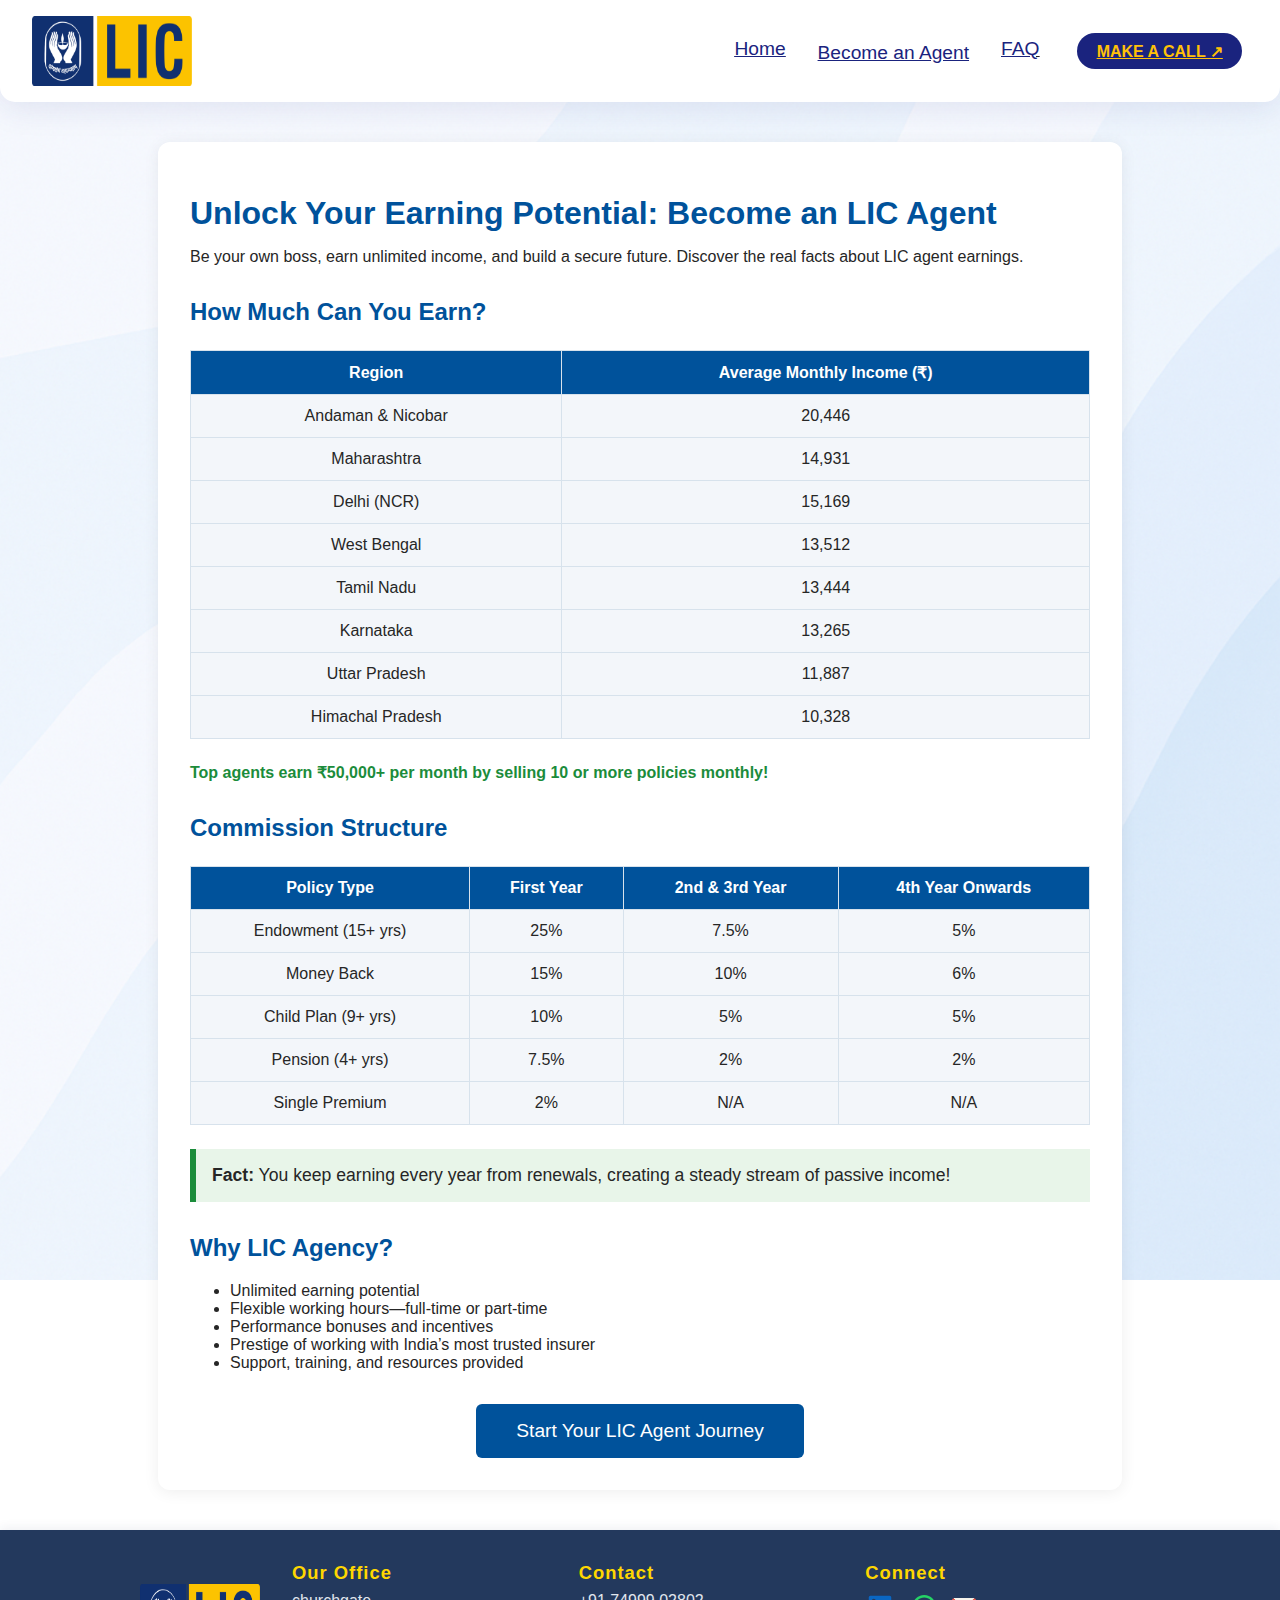
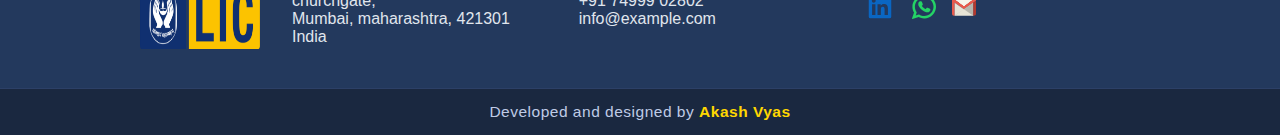
<file: pages/earnBigWithLic.html>
<!DOCTYPE html>
<html lang="en">
  <head>
    <meta charset="UTF-8" />
    <meta name="viewport" content="width=device-width, initial-scale=1.0" />
    <link rel="stylesheet" href="earnBigWithLic.css" />
    <title>Earn With LIC</title>
  </head>
  <body>
    <nav class="navbar">
      <div class="nav-left">
        <span class="logo">
          <img
            src="../Assets/LICLogo.png"
            alt="LIC Logo"
            height="70"
            width="160"
          />
        </span>
      </div>
      <div class="hamburger" id="hamburger">&#9776;</div>
      <div class="nav-right" id="nav-right">
        <ul class="nav-links">
          <li><a href="../index2.html">Home</a></li>
          <li>
            <button class="agent-btn" id="openModalBtn">Become an Agent</button>
          </li>
          <li><a href="../pages/faq.html">FAQ</a></li>
        </ul>
        <button class="get-started">
          <a href="tel:+917499902802">MAKE A CALL ↗</a>
        </button>
      </div>
    </nav>
    <div class="modal" id="agentModal">
      <div class="modal-content">
        <span class="close" id="closeModalBtn">&times;</span>
        <h2>Become an Agent</h2>
        <form class="agent-form">
          <label for="name">Name</label>
          <input type="text" id="name" name="name" required />

          <label for="age">Age</label>
          <input type="number" id="age" name="age" min="18" required />

          <label for="qualification">Qualification</label>
          <input type="text" id="qualification" name="qualification" required />

          <label for="mobile">Mobile Number</label>
          <input
            type="tel"
            id="mobile"
            name="mobile"
            pattern="[0-9]{10}"
            maxlength="10"
            required
          />

          <button type="submit" class="submit-btn">Submit</button>
        </form>
      </div>
    </div>
    <div class="container">
      <h1>Unlock Your Earning Potential: Become an LIC Agent</h1>
      <p>
        Be your own boss, earn unlimited income, and build a secure future.
        Discover the real facts about LIC agent earnings.
      </p>

      <h2>How Much Can You Earn?</h2>
      <table>
        <tr>
          <th>Region</th>
          <th>Average Monthly Income (₹)</th>
        </tr>
        <tr>
          <td>Andaman & Nicobar</td>
          <td>20,446</td>
        </tr>
        <tr>
          <td>Maharashtra</td>
          <td>14,931</td>
        </tr>
        <tr>
          <td>Delhi (NCR)</td>
          <td>15,169</td>
        </tr>
        <tr>
          <td>West Bengal</td>
          <td>13,512</td>
        </tr>
        <tr>
          <td>Tamil Nadu</td>
          <td>13,444</td>
        </tr>
        <tr>
          <td>Karnataka</td>
          <td>13,265</td>
        </tr>
        <tr>
          <td>Uttar Pradesh</td>
          <td>11,887</td>
        </tr>
        <tr>
          <td>Himachal Pradesh</td>
          <td>10,328</td>
        </tr>
      </table>
      <p class="highlight">
        Top agents earn ₹50,000+ per month by selling 10 or more policies
        monthly!
      </p>

      <h2>Commission Structure</h2>
      <table>
        <tr>
          <th>Policy Type</th>
          <th>First Year</th>
          <th>2nd & 3rd Year</th>
          <th>4th Year Onwards</th>
        </tr>
        <tr>
          <td>Endowment (15+ yrs)</td>
          <td>25%</td>
          <td>7.5%</td>
          <td>5%</td>
        </tr>
        <tr>
          <td>Money Back</td>
          <td>15%</td>
          <td>10%</td>
          <td>6%</td>
        </tr>
        <tr>
          <td>Child Plan (9+ yrs)</td>
          <td>10%</td>
          <td>5%</td>
          <td>5%</td>
        </tr>
        <tr>
          <td>Pension (4+ yrs)</td>
          <td>7.5%</td>
          <td>2%</td>
          <td>2%</td>
        </tr>
        <tr>
          <td>Single Premium</td>
          <td>2%</td>
          <td>N/A</td>
          <td>N/A</td>
        </tr>
      </table>
      <div class="fact">
        <strong>Fact:</strong> You keep earning every year from renewals,
        creating a steady stream of passive income!
      </div>

      <h2>Why LIC Agency?</h2>
      <ul>
        <li>Unlimited earning potential</li>
        <li>Flexible working hours—full-time or part-time</li>
        <li>Performance bonuses and incentives</li>
        <li>Prestige of working with India’s most trusted insurer</li>
        <li>Support, training, and resources provided</li>
      </ul>

      <div class="cta">
        <button onclick="window.location.href='contact.html'">
          Start Your LIC Agent Journey
        </button>
      </div>
    </div>
    <footer>
  <div class="footer-container">
    <img src="../Assets/LICLogo.png" alt="LIC Logo" class="lic-logo">
    <div class="footer-section address">
      <h3>Our Office</h3>
      <p>
        churchgate,<br>
        Mumbai, maharashtra, 421301<br>
        India
      </p>
    </div>
    <div class="footer-section contact">
      <h3>Contact</h3>
      <p>
        <a href="tel:+917499902802">+91 74999 02802</a><br>
        <a href="mailto:info@example.com">info@example.com</a>
      </p>
    </div>
    <div class="footer-section social">
      <h3>Connect</h3>
      <div class="social-links">
        <a href="https://twitter.com/" target="_blank" aria-label="LinkedIn">
          <!-- Twitter SVG -->
          <img src="../Assets/linkedin-svgrepo-com.svg" width="30" height="30" alt="">
        </a>
        <a href="https://linkedin.com/" target="_blank" aria-label="LinkedIn">
          <!-- LinkedIn SVG -->
          <img width="24" height="24" fill="#0077B5" viewBox="0 0 24 24" src="../Assets/whatsappSvg.svg">
        </a>
        <a href="://instagram.com/" target="_blank" aria-label="Instagram">
          <!-- Instagram SVG -->
          <img src="../Assets/gmail.svg" width="24" height="24" fill="#E1306C" viewBox="0 0 24 24">
        </a>
      </div>
    </div>
  </div>
  <div class="footer-bottom">
    Developed and designed by <strong>Akash Vyas</strong>
  </div>
    </footer>
  </body>
  <script>
    const openModalBtn = document.getElementById("openModalBtn");
    const closeModalBtn = document.getElementById("closeModalBtn");
    const modal = document.getElementById("agentModal");

    openModalBtn.onclick = () => (modal.style.display = "block");
    closeModalBtn.onclick = () => (modal.style.display = "none");
    window.onclick = (event) => {
      if (event.target == modal) modal.style.display = "none";
    };

    const hamburger = document.getElementById("hamburger");
    const navRight = document.getElementById("nav-right");

    hamburger.addEventListener("click", () => {
      navRight.classList.toggle("show");
    });
    document.querySelector(".agent-form").addEventListener("submit", async function (e) {
    e.preventDefault();

    const form = e.target;
    const formData = {
      name: form.name.value.trim(),
      age: form.age.value.trim(),
      qualification: form.qualification.value.trim(),
      mobile: form.mobile.value.trim()
    };

    try {
      const response = await fetch('https://script.google.com/macros/s/AKfycbxRiLE_t5bs0Ei4rw3M-Y0iLF8P6gMhYN1UPluBZfKNmn06ylMUTZTgFCEX9W_IohiCJg/exec', {
        method: 'POST',
        body: JSON.stringify(formData),
        headers: {
          'Content-Type': 'application/json'
        }
      });

      if (response.ok) {
        alert("Form submitted successfully!");
        form.reset();
      } else {
        alert("Error submitting form.");
      }
    } catch (error) {
      alert("Something went wrong. Try again later.");
    }
  });
  </script>
</html>
</file>
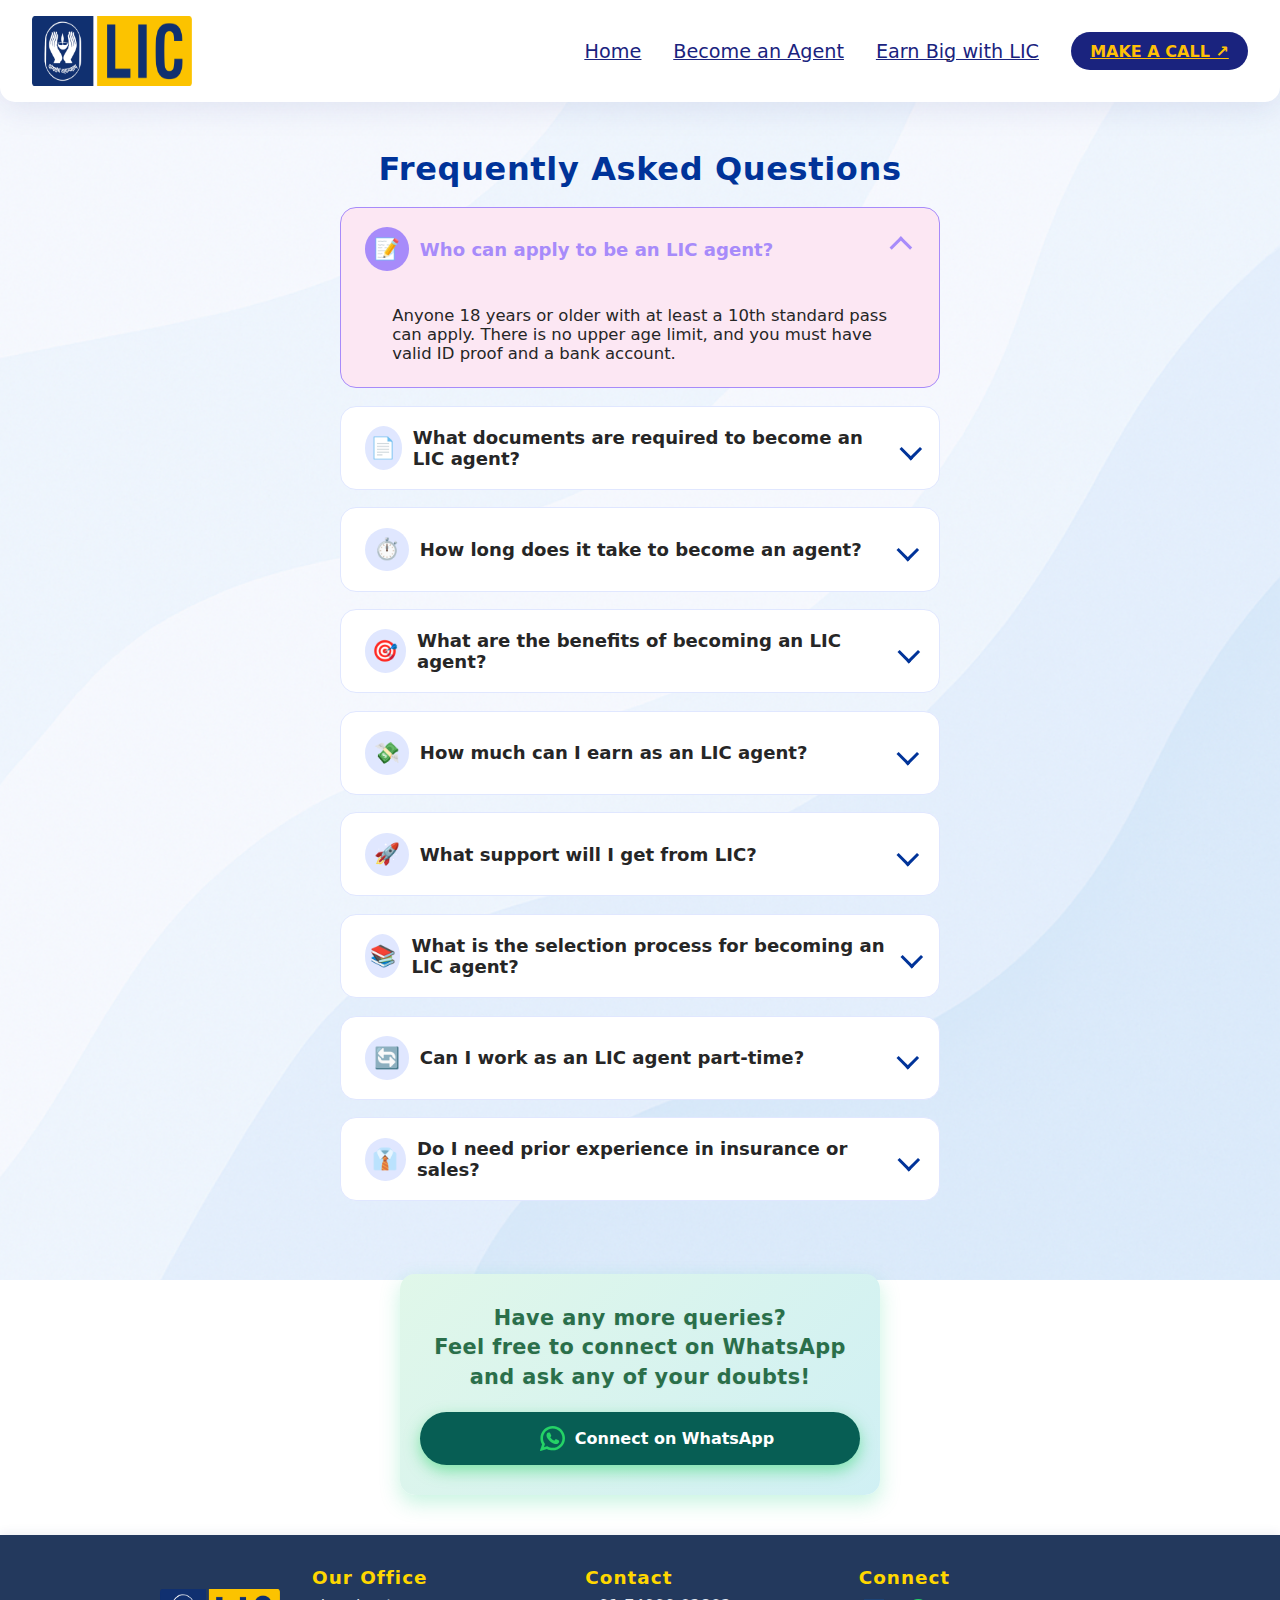
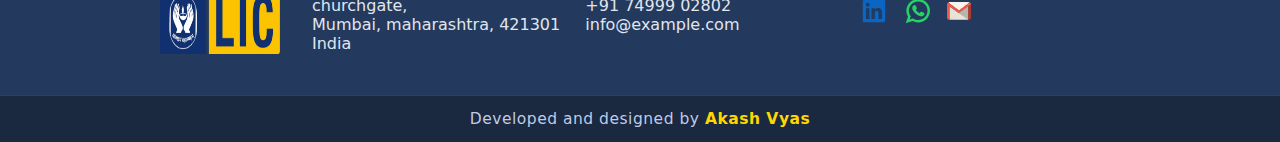
<file: pages/faq.html>
<!DOCTYPE html>
<html lang="en">
  <head>
    <meta charset="UTF-8" />
    <meta name="viewport" content="width=device-width, initial-scale=1.0" />
    <link rel="stylesheet" href="faq.css" />
    <title>LIC Agent - Frequently Asked Questions</title>
  </head>
  <body>
    <!-- Navigation Bar -->
    <nav class="navbar">
      <div class="nav-left">
        <span class="logo">
          <img
            src="../Assets/LICLogo.png"
            alt="LIC Logo"
            height="70"
            width="160"
          />
        </span>
      </div>
      <div class="hamburger" id="hamburger">&#9776;</div>
      <div class="nav-right" id="nav-right">
        <ul class="nav-links">
          <li><a href="../index2.html">Home</a></li>
          <li>
            <button class="agent-btn" id="openModalBtn">Become an Agent</button>
          </li>
          <li><a href="../pages/earnBigWithLic.html">Earn Big with LIC</a></li>
        </ul>
        <button class="get-started">
          <a href="tel:+917499902802">MAKE A CALL ↗</a>
        </button>
      </div>
    </nav>
        <!-- Modal -->
<div class="modal" id="agentModal">
  <div class="modal-content">
    <span class="close" id="closeModalBtn">&times;</span>
    <h2>Become an Agent</h2>
    <form class="agent-form">
      <label for="name">Name</label>
      <input type="text" id="name" name="name" required>

      <label for="age">Age</label>
      <input type="number" id="age" name="age" min="18" required>

      <label for="qualification">Qualification</label>
      <input type="text" id="qualification" name="qualification" required>

      <label for="mobile">Mobile Number</label>
      <input type="tel" id="mobile" name="mobile" pattern="[0-9]{10}" maxlength="10" required>

      <button type="submit" class="submit-btn">Submit</button>
    </form>
  </div>
</div>
    <!-- FAQ-home -->
    <section class="faq-calm-section">
      <div class="faq-calm-container">
        <!-- Right Side: FAQ Cards -->
        <div class="faq-calm-faqs">
          <h2 class="faq-calm-title">Frequently Asked Questions</h2>
          <div class="faq-calm-list">
            <details open>
              <summary>
                <span class="faq-calm-qicon">📝</span>
                Who can apply to be an LIC agent?
                <span class="faq-calm-arrow"></span>
              </summary>
              <div class="faq-calm-answer">
                Anyone 18 years or older with at least a 10th standard pass can
                apply. There is no upper age limit, and you must have valid ID
                proof and a bank account.
              </div>
            </details>
            <details>
              <summary>
                <span class="faq-calm-qicon">📄</span>
                What documents are required to become an LIC agent?
                <span class="faq-calm-arrow"></span>
              </summary>
              <div class="faq-calm-answer">
                You need your 10th standard marksheet, highest qualification
                certificate, PAN card, Aadhaar card or address proof, and
                passport-size photos.
              </div>
            </details>
            <details>
              <summary>
                <span class="faq-calm-qicon">⏱️</span>
                How long does it take to become an agent?
                <span class="faq-calm-arrow"></span>
              </summary>
              <div class="faq-calm-answer">
                With training and the IRDAI exam, you can become a licensed
                agent in just a few weeks.
              </div>
            </details>
            <details>
              <summary>
                <span class="faq-calm-qicon">🎯</span>
                What are the benefits of becoming an LIC agent?
                <span class="faq-calm-arrow"></span>
              </summary>
              <div class="faq-calm-answer">
                LIC agents enjoy unlimited earning potential, flexible hours,
                recognition, and the satisfaction of helping families secure
                their futures.
              </div>
            </details>
            <details>
              <summary>
                <span class="faq-calm-qicon">💸</span>
                How much can I earn as an LIC agent?
                <span class="faq-calm-arrow"></span>
              </summary>
              <div class="faq-calm-answer">
                Your income is commission-based with no upper limit—the more
                policies you sell, the more you earn!
              </div>
            </details>
            <details>
              <summary>
                <span class="faq-calm-qicon">🚀</span>
                What support will I get from LIC?
                <span class="faq-calm-arrow"></span>
              </summary>
              <div class="faq-calm-answer">
                LIC provides training, mentorship, marketing tools, and ongoing
                support to help you succeed.
              </div>
            </details>
            <details>
              <summary>
                <span class="faq-calm-qicon">📚</span>
                What is the selection process for becoming an LIC agent?
                <span class="faq-calm-arrow"></span>
              </summary>
              <div class="faq-calm-answer">
                After submitting your documents, you undergo training and must
                pass the IRDAI exam. Upon passing, you receive your agent
                license and can start working.
              </div>
            </details>
            <details>
              <summary>
                <span class="faq-calm-qicon">🔄</span>
                Can I work as an LIC agent part-time?
                <span class="faq-calm-arrow"></span>
              </summary>
              <div class="faq-calm-answer">
                Yes, you can work either part-time or full-time as an LIC agent,
                allowing you to balance other commitments.
              </div>
            </details>
            <details>
              <summary>
                <span class="faq-calm-qicon">👔</span>
                Do I need prior experience in insurance or sales?
                <span class="faq-calm-arrow"></span>
              </summary>
              <div class="faq-calm-answer">
                No prior experience is required. LIC provides all necessary
                training to help you start your career.
              </div>
            </details>
          </div>
        </div>
      </div>
    </section>
    <div class="faq-calm-whatsapp">
      <p class="faq-calm-whatsapp-text">
        Have any more queries? <br />
        Feel free to connect on WhatsApp and ask any of your doubts!
      </p>
      <a
        href="https://wa.me/+918999206542/?text=Hi%20Akshay%20Oza"
        target="_blank"
        rel="noopener"
        class="faq-calm-whatsapp-btn"
      >
        <svg class="whatsapp-icon"><img class="whatsapp-img" src="../Assets/whatsappSvg.svg" alt=""></svg>
        Connect on WhatsApp 
      </a>
    </div>
    <footer>
  <div class="footer-container">
    <img src="../Assets/LICLogo.png" alt="LIC Logo" class="lic-logo">
    <div class="footer-section address">
      <h3>Our Office</h3>
      <p>
        churchgate,<br>
        Mumbai, maharashtra, 421301<br>
        India
      </p>
    </div>
    <div class="footer-section contact">
      <h3>Contact</h3>
      <p>
        <a href="tel:+917499902802">+91 74999 02802</a><br>
        <a href="mailto:info@example.com">info@example.com</a>
      </p>
    </div>
    <div class="footer-section social">
      <h3>Connect</h3>
      <div class="social-links">
        <a href="https://linkedin.com/" target="_blank" aria-label="LinkedIn">
          <!-- LinkedIn SVG -->
          <img src="../Assets/linkedin-svgrepo-com.svg" width="30" height="30" alt="">
        </a>
        <!-- Whatsapp SVG -->
        <a href="" target="_blank" aria-label="LinkedIn">
          <img width="24" height="24" fill="#0077B5" viewBox="0 0 24 24" src="../Assets/whatsappSvg.svg">
        </a>
        <a href="://instagram.com/" target="_blank" aria-label="Instagram">
          <!-- Gmail SVG -->
          <img src="../Assets/gmail.svg" width="24" height="24" fill="#E1306C" viewBox="0 0 24 24">
        </a>
      </div>
    </div>
  </div>
  <div class="footer-bottom">
    Developed and designed by <strong>Akash Vyas</strong>
  </div>
</footer>
  </body>
  <script>
  const openModalBtn = document.getElementById('openModalBtn');
  const closeModalBtn = document.getElementById('closeModalBtn');
  const modal = document.getElementById('agentModal');  

  openModalBtn.onclick = () => modal.style.display = 'block';
  closeModalBtn.onclick = () => modal.style.display = 'none';
  window.onclick = (event) => {
    if (event.target == modal) modal.style.display = 'none';
};

const hamburger = document.getElementById("hamburger");
      const navRight = document.getElementById("nav-right");

      hamburger.addEventListener("click", () => {
        navRight.classList.toggle("show");
});
document.querySelector(".agent-form").addEventListener("submit", async function (e) {
    e.preventDefault();

    const form = e.target;
    const formData = {
      name: form.name.value.trim(),
      age: form.age.value.trim(),
      qualification: form.qualification.value.trim(),
      mobile: form.mobile.value.trim()
    };

    try {
      const response = await fetch('https://script.google.com/macros/s/AKfycbxRiLE_t5bs0Ei4rw3M-Y0iLF8P6gMhYN1UPluBZfKNmn06ylMUTZTgFCEX9W_IohiCJg/exec', {
        method: 'POST',
        body: JSON.stringify(formData),
        headers: {
          'Content-Type': 'application/json'
        }
      });

      if (response.ok) {
        alert("Form submitted successfully!");
        form.reset();
      } else {
        alert("Error submitting form.");
      }
    } catch (error) {
      alert("Something went wrong. Try again later.");
    }
  });
  </script>
</html>
</file>
<file: pages/earnBigWithLic.css>
:root {
  --primary: #f5f7fa;        /* Background */
  --secondary: #1a237e;      /* LIC Blue */
  --accent: #ffc107;         /* LIC Gold */
  --white: #fff;
  --text: #222222;
  --shadow: 0 6px 32px rgba(26,35,126,0.10);
  --lic-blue: #003399;
  --lic-yellow: #ffcc00;
  --calm-purple: #a78bfa;
  --calm-yellow: #fef08a;
  --calm-pink: #fce7f3;
  --calm-blue: #e0e7ff;
  --calm-bg: #f9fafb;
  --calm-text: #262626;
  --calm-muted: #6b7280;
  --lic-gradient: linear-gradient(135deg, #003399 0%, #ffcc00 100%);
  --lic-card-shadow: 0 8px 32px 0 rgba(0, 51, 153, 0.18), 0 3px 12px 0 rgba(0,0,0,0.12);
  --lic-btn-bg: #ffcc00;
  --lic-btn-hover: #003399;
  --lic-btn-text: #003399;
  --lic-btn-text-hover: #fff;
}
/* Body background */
body {
  background-image: url('../Assets/backgroundImage.png');
  background-size: cover;
  background-repeat: no-repeat;
  background-attachment: fixed;
  font-family: 'Segoe UI', 'Roboto', Arial, sans-serif;
  margin: 0;
  color: var(--calm-text);
}

/* Navbar styling */
.navbar {
  background-color: var(--white);
  padding: 1rem 2rem;
  display: flex;
  justify-content: space-between;
  align-items: center;
  border-radius: 0 0 15px 15px;
  position: relative;
  box-shadow: var(--shadow);
}

.logo {
  font-size: 1.8rem;
  font-weight: bold;
  color: var(--secondary);
  letter-spacing: 0.2rem;
  display: flex;
  align-items: center;
}

/* Hamburger icon */
.hamburger {
  display: none;
  font-size: 2rem;
  color: var(--secondary);
  cursor: pointer;
}

/* Navigation links and button */
.nav-right {
  display: flex;
  align-items: center;
  gap: 2rem;
}

.nav-links {
  list-style: none;
  text-decoration: underline;
  display: flex;
  gap: 2rem;
}

.nav-links a ,.nav-links button{
  text-decoration: underline;
  color: var(--secondary);
  font-weight: 500;
  font-size: 1.2rem;
  position: relative;
  transition: color 0.2s;
}
.nav-links button{
  border: none;
  background: none;
  padding: 0px;
  margin-top: 4px;
}
.nav-links a:hover {
  color: var(--accent);
}
.nav-links button:hover {
  color: var(--accent);
  cursor: pointer;
}

.get-started a{
  padding: 0.6rem 1.2rem;
  border-radius: 2rem;
  border: none;
  background: var(--secondary);
  color: var(--accent);
  font-weight: bold;
  font-size: 1rem;
  cursor: pointer;
  transition: background 0.3s, color 0.3s;
}

.get-started a:hover {
  background: var(--accent);
  color: var(--secondary);
}
.get-started{
  border: none;
  background: none;
}
/* Modal Styles */
.modal {
  display: none;
  position: fixed;
  z-index: 999;
  left: 0; top: 0;
  width: 100vw; height: 100vh;
  background: rgba(44, 62, 80, 0.14);
  justify-content: center;
  align-items: center;
}

.modal-content {
  background: #fff;
  margin: 7% auto;
  padding: 34px 28px 24px 28px;
  border-radius: 14px;
  max-width: 360px;
  box-shadow: 0 6px 32px rgba(44, 62, 80, 0.11);
  position: relative;
  display: flex;
  flex-direction: column;
  gap: 18px;
}

.close {
  position: absolute;
  top: 16px; right: 18px;
  font-size: 1.4rem;
  color: #aaa;
  cursor: pointer;
  transition: color 0.2s;
}

.close:hover {
  color: #2d3748;
}

.modal-content h2 {
  margin: 0 0 10px 0;
  font-weight: 600;
  font-size: 1.3rem;
  color: #2563eb;
  text-align: center;
  letter-spacing: 0.5px;
}

.agent-form {
  display: flex;
  flex-direction: column;
  gap: 12px;
}

.agent-form label {
  font-size: 0.96rem;
  color: #2d3748;
  margin-bottom: 2px;
}

.agent-form input {
  padding: 8px 10px;
  border: 1px solid #e2e8f0;
  border-radius: 6px;
  font-size: 1rem;
  background: #f8fafc;
  transition: border 0.2s;
}

.agent-form input:focus {
  border: 1.5px solid #2563eb;
  outline: none;
}

.submit-btn {
  margin-top: 10px;
  background: #2563eb;
  color: #fff;
  border: none;
  padding: 10px 0;
  border-radius: 6px;
  font-size: 1.07rem;
  font-weight: 500;
  cursor: pointer;
  transition: background 0.2s;
}

.submit-btn:hover {
  background: #174ea6;
}
/* main body css */
.container {
    max-width: 900px;
    margin: 40px auto;
    background: #fff;
    border-radius: 12px;
    box-shadow: 0 2px 16px rgba(0,0,0,0.07);
    padding: 32px;
}
h1 {
    color: #00529B;
    margin-bottom: 8px;
}
h2 {
    color: #00529B;
    margin-top: 32px;
}
.highlight {
    color: #1b8c3b;
    font-weight: bold;
}
table {
    width: 100%;
    border-collapse: collapse;
    margin: 24px 0;
    background: #f3f6fa;
}
th, td {
    border: 1px solid #d7e2ec;
    padding: 12px;
    text-align: center;
}
th {
    background: #00529B;
    color: #fff;
}
.fact {
    background: #e8f5e9;
    border-left: 6px solid #1b8c3b;
    padding: 16px;
    margin: 24px 0;
    font-size: 1.1em;
}
.cta {
    text-align: center;
    margin: 32px 0 0 0;
}
.cta button {
    background: #00529B;
    color: #fff;
    border: none;
    padding: 16px 40px;
    font-size: 1.2em;
    border-radius: 6px;
    cursor: pointer;
    transition: background 0.2s;
}
.cta button:hover {
    background: #1b8c3b;
}
/* FOOTER-CSS */
footer {
  background: #23395d;
  color: #fff;
  font-family: 'Segoe UI', Arial, sans-serif;
  margin-top: 40px;
  box-shadow: 0 -2px 10px rgba(35,57,93,0.08);
}
.footer-container {
  display: flex;
  flex-wrap: wrap;
  justify-content: space-between;
  max-width: 1000px;
  margin: 0 auto;
  padding: 32px 20px 18px 20px;
}
.footer-section {
  flex: 1 1 220px;
  margin: 0 12px 24px 12px;
}
.footer-section h3 {
  margin-top: 0;
  font-size: 1.15rem;
  margin-bottom: 8px;
  color: #ffd700;
  letter-spacing: 1px;
}
.footer-section p, .footer-section a {
  color: #e0e6ed;
  font-size: 1rem;
  text-decoration: none;
  margin: 0;
}
.footer-section a:hover {
  text-decoration: underline;
  color: #ffd700;
}
.lic-logo {
  width: 120px;
  height: 65px;
  margin: 22px 20px 0px 0px;
  display: block;
}
.social-links {
  margin-top: 8px;
}
.social-links a {
  display: inline-block;
  margin-right: 12px;
  vertical-align: middle;
  transition: transform 0.2s;
}
.social-links a:hover {
  transform: scale(1.2);
}
.social-links svg {
  vertical-align: middle;
  background: #fff;
  border-radius: 50%;
  padding: 2px;
  box-shadow: 0 1px 4px rgba(0,0,0,0.08);
}
.footer-bottom {
  text-align: center;
  padding: 14px 10px;
  background: #1a2840;
  color: #bfcbe6;
  font-size: 0.97rem;
  letter-spacing: 0.5px;
  border-top: 1px solid #2c4067;
}
.footer-bottom strong {
  color: #ffd700;
  font-weight: bold;
}

@media (max-width: 786px) {
    .container { 
        padding: 14px; 
    }
    table, th, td { 
        font-size: 0.95em; 
    } 
    .lic-logo {
  width: 100px;
  height: 50px;
  margin: 0px 120px 10px 120px;
  display: block;
} 
  .footer-container {
    display: block;
    flex-direction: column;
    align-items: center;
    padding: 24px 8px 12px 8px;
  }
  .footer-section {
    margin: 0 0 22px 0;
    text-align: center;
  }
    
}
@media (max-width: 900px) {
  .navbar {
    padding: 1rem;
  }
  .nav-links a {
    font-size: 1rem;
  }
  .lic-cards-container {
    gap: 1.5rem;
    justify-content: center;
  }
  .lic-card {
    flex: 1 1 320px;
    max-width: 90vw;
  }
}

@media (max-width: 768px) {
  .logo img {
    height: 60px;
    width: 140px;
  }
  .hamburger {
    display: block;
  }
  .nav-right {
    border-radius: 15px 15px 0px 0px;
    position: absolute;
    top: 100%;
    left: 0;
    width: 100%;
    background-color: var(--white);
    flex-direction: column;
    align-items: flex-start;
    gap: 0.1rem;
    margin-top: 1px;
    display: none;
    box-shadow: var(--shadow);
    z-index: 2;
  }
  .nav-right.show {
    display: flex;
  }
  .nav-links {
    flex-direction: column;
    gap: 0.6rem;
    /* width: 100%; */
  }
  .nav-links button {
    padding: 0px;
  }
  .get-started {
    width: 100%;
    text-align: center;
    margin-bottom: 1.2rem;
  }
}
</file>
<file: pages/faq.css>
:root {
  --primary: #f5f7fa;        /* Background */
  --secondary: #1a237e;      /* LIC Blue */
  --accent: #ffc107;         /* LIC Gold */
  --white: #fff;
  --text: #222222;
  --shadow: 0 6px 32px rgba(26,35,126,0.10);
  --lic-blue: #003399;
  --lic-yellow: #ffcc00;
  --calm-purple: #a78bfa;
  --calm-yellow: #fef08a;
  --calm-pink: #fce7f3;
  --calm-blue: #e0e7ff;
  --calm-bg: #f9fafb;
  --calm-text: #262626;
  --calm-muted: #6b7280;
  --lic-gradient: linear-gradient(135deg, #003399 0%, #ffcc00 100%);
  --lic-card-shadow: 0 8px 32px 0 rgba(0, 51, 153, 0.18), 0 3px 12px 0 rgba(0,0,0,0.12);
  --lic-btn-bg: #ffcc00;
  --lic-btn-hover: #003399;
  --lic-btn-text: #003399;
  --lic-btn-text-hover: #fff;
}

/* General reset */
* {
  font-family: system-ui, sans-serif;
  margin: 0;
  padding: 0;
  box-sizing: border-box;
}
/* Body background */
body {
  background-image: url('../Assets/backgroundImage.png');
  background-size: cover;
  background-repeat: no-repeat;
  background-attachment: fixed;
  font-family: 'Segoe UI', 'Roboto', Arial, sans-serif;
  margin: 0;
  color: var(--calm-text);
}
/* Navbar styling */
.navbar {
  background-color: var(--white);
  padding: 1rem 2rem;
  display: flex;
  justify-content: space-between;
  align-items: center;
  border-radius: 0 0 15px 15px;
  position: relative;
  box-shadow: var(--shadow);
}

.logo {
  font-size: 1.8rem;
  font-weight: bold;
  color: var(--secondary);
  letter-spacing: 0.2rem;
  display: flex;
  align-items: center;
}

/* Hamburger icon */
.hamburger {
  display: none;
  font-size: 2rem;
  color: var(--secondary);
  cursor: pointer;
}

/* Navigation links and button */
.nav-right {
  display: flex;
  align-items: center;
  gap: 2rem;
}

.nav-links {
  list-style: none;
  text-decoration: underline;
  display: flex;
  gap: 2rem;
}

.nav-links a ,.nav-links button{
  text-decoration: underline;
  color: var(--secondary);
  font-weight: 500;
  font-size: 1.2rem;
  position: relative;
  transition: color 0.2s;
}
.nav-links button{
  border: none;
  background: none;
}
.nav-links a:hover {
  color: var(--accent);
}
.nav-links button:hover {
  color: var(--accent);
  cursor: pointer;
}

.get-started a{
  padding: 0.6rem 1.2rem;
  border-radius: 2rem;
  border: none;
  background: var(--secondary);
  color: var(--accent);
  font-weight: bold;
  font-size: 1rem;
  cursor: pointer;
  transition: background 0.3s, color 0.3s;
}

.get-started a:hover {
  background: var(--accent);
  color: var(--secondary);
}
.get-started{
  border: none;
  background: none;
}
/* FAQ-home-CSS */
.faq-calm-section {
  padding: 3rem 1rem;
}

.faq-calm-container {
  display: flex;
  gap: 3rem;
  align-items: center;
  justify-content: center;
  max-width: 1100px;
  margin: 0 auto;
  flex-wrap: wrap;
}

.faq-calm-visual {
  flex: 1 1 50px;
  width: 100%;
  display: flex;
  flex-direction: column;
  align-items: center;
}


.faq-calm-faqs {
  flex: 2 1 420px;
  min-width: 320px;
  max-width: 600px;
}

.faq-calm-title {
  display: flex;
  justify-content: center;
  align-items: center;
  font-size: 2rem;
  font-weight: 700;
  margin-bottom: 1.2rem;
  color: var(--lic-blue);
  letter-spacing: 0.02em;
}

.faq-calm-list {
  display: flex;
  flex-direction: column;
  gap: 1.1rem;
}

.faq-calm-list details {
  border-radius: 16px;
  border: 1.5px solid var(--calm-blue);
  background: #fff;
  transition: border-color 0.3s, background 0.3s;
  overflow: hidden;
  padding: 0;
}

.faq-calm-list details[open] {
  border-color: var(--calm-purple);
  background: var(--calm-pink);
}

.faq-calm-list summary {
  cursor: pointer;
  padding: 1.2rem 1.5rem;
  font-size: 1.13rem;
  font-weight: 600;
  color: var(--calm-text);
  display: flex;
  align-items: center;
  gap: 0.7rem;
  user-select: none;
  outline: none;
  background: transparent;
  transition: color 0.3s;
}

.faq-calm-list details[open] summary {
  color: var(--calm-purple);
}

.faq-calm-qicon {
  font-size: 1.3rem;
  background: var(--calm-blue);
  color: var(--calm-purple);
  width: 2.1em;
  height: 2.1em;
  border-radius: 50%;
  display: flex;
  align-items: center;
  justify-content: center;
  box-shadow: 0 0 0 3px var(--calm-purple)22 inset;
  transition: background 0.3s, color 0.3s;
}

.faq-calm-list details[open] .faq-calm-qicon {
  background: var(--calm-purple);
  color: #fff;
}

.faq-calm-arrow {
  margin-left: auto;
  width: 1.2em;
  height: 1.2em;
  display: inline-block;
  position: relative;
  transition: transform 0.3s;
}

.faq-calm-arrow::before {
  content: '';
  border: solid currentColor;
  border-width: 0 0.18em 0.18em 0;
  display: inline-block;
  padding: 0.35em;
  transform: rotate(45deg);
  color: var(--lic-blue);
  position: absolute;
  left: 0.35em;
  top: 0.2em;
  transition: color 0.3s, transform 0.3s;
}

.faq-calm-list details[open] .faq-calm-arrow {
  transform: rotate(180deg);
}

.faq-calm-list details[open] .faq-calm-arrow::before {
  color: var(--calm-purple);
}

.faq-calm-answer {
  padding: 1rem 2.2rem 1.5rem 3.2rem;
  font-size: 1.03rem;
  color: var(--calm-text);
  background: transparent;
  animation: fadeInFaq 0.4s;
}

@keyframes fadeInFaq {
  from {
    opacity: 0;
    transform: translateY(-8px);
  }
  to {
    opacity: 1;
    transform: translateY(0);
  }
}
/* connect option css */
.faq-calm-whatsapp {
  margin-top: 25px;
  margin-bottom: 25px;
  padding: 30px 20px;
  background: linear-gradient(135deg, #e0f7e9, #d0f0f4);
  border-radius: 15px;
  box-shadow: 0 8px 20px rgba(36, 211, 136, 0.25);
  text-align: center;
  max-width: 480px;
  margin-left: auto;
  margin-right: auto;
  font-family: 'Segoe UI', Tahoma, Geneva, Verdana, sans-serif;
}

.faq-calm-whatsapp-text {
  font-size: 1.3rem;
  font-weight: 600;
  color: #2a6f4a;
  margin-bottom: 20px;
  line-height: 1.4;
  letter-spacing: 0.02em;
  text-shadow: 0 1px 2px rgba(0,0,0,0.05);
}

.faq-calm-whatsapp-btn {
  display: flex;
  align-items: center;
  justify-content: center;
  background-color: #075E54;
  color: #fff;
  font-size: 1rem;
  font-weight: 700;
  padding: 14px 36px;
  border-radius: 50px;
  text-decoration: none;
  box-shadow: 0 6px 15px rgba(37, 211, 102, 0.5);
  transition: background-color 0.3s ease, box-shadow 0.3s ease, transform 0.2s ease;
  cursor: pointer;
  user-select: none;
  gap: 10px;
}

.faq-calm-whatsapp-btn:hover,
.faq-calm-whatsapp-btn:focus {
  background-color: #ffffff;
  box-shadow: 0 10px 25px rgba(169, 173, 170, 0.7);
  transform: translateY(-3px) scale(1.04);
  outline: none;
  color: #075E54 ;
}

.faq-calm-whatsapp-btn:active {
  transform: translateY(-1px) scale(0.98);
  box-shadow: 0 6px 15px rgba(37, 211, 102, 0.5);
}

.whatsapp-icon {
  /* margin-right: 12px; */
  fill: #fff;
  flex-shrink: 0;
  width: 1.5em;
  height: 1.5em;
}
.whatsapp-img{
    height: auto;
    width: 25px;
    /* margin-right: 10px; */
}
/* FOOTER-CSS */
footer {
  background: #23395d;
  color: #fff;
  font-family: 'Segoe UI', Arial, sans-serif;
  margin-top: 40px;
  box-shadow: 0 -2px 10px rgba(35,57,93,0.08);
}
.footer-container {
  display: flex;
  flex-wrap: wrap;
  justify-content: space-between;
  max-width: 1000px;
  margin: 0 auto;
  padding: 32px 20px 18px 20px;
}
.footer-section {
  flex: 1 1 220px;
  margin: 0 12px 24px 12px;
}
.footer-section h3 {
  margin-top: 0;
  font-size: 1.15rem;
  margin-bottom: 8px;
  color: #ffd700;
  letter-spacing: 1px;
}
.footer-section p, .footer-section a {
  color: #e0e6ed;
  font-size: 1rem;
  text-decoration: none;
  margin: 0;
}
.footer-section a:hover {
  text-decoration: underline;
  color: #ffd700;
}
.lic-logo {
  width: 120px;
  height: 65px;
  margin: 22px 20px 0px 0px;
  display: block;
}
.social-links {
  margin-top: 8px;
}
.social-links a {
  display: inline-block;
  margin-right: 12px;
  vertical-align: middle;
  transition: transform 0.2s;
}
.social-links a:hover {
  transform: scale(1.2);
}
.social-links svg {
  vertical-align: middle;
  background: #fff;
  border-radius: 50%;
  padding: 2px;
  box-shadow: 0 1px 4px rgba(0,0,0,0.08);
}
.footer-bottom {
  text-align: center;
  padding: 14px 10px;
  background: #1a2840;
  color: #bfcbe6;
  font-size: 0.97rem;
  letter-spacing: 0.5px;
  border-top: 1px solid #2c4067;
}
.footer-bottom strong {
  color: #ffd700;
  font-weight: bold;
}
/* Modal Styles */
.modal {
  display: none;
  position: fixed;
  z-index: 999;
  left: 0; top: 0;
  width: 100vw; height: 100vh;
  background: rgba(44, 62, 80, 0.14);
  justify-content: center;
  align-items: center;
}

.modal-content {
  background: #fff;
  margin: 7% auto;
  padding: 34px 28px 24px 28px;
  border-radius: 14px;
  max-width: 360px;
  box-shadow: 0 6px 32px rgba(44, 62, 80, 0.11);
  position: relative;
  display: flex;
  flex-direction: column;
  gap: 18px;
}

.close {
  position: absolute;
  top: 16px; right: 18px;
  font-size: 1.4rem;
  color: #aaa;
  cursor: pointer;
  transition: color 0.2s;
}

.close:hover {
  color: #2d3748;
}

.modal-content h2 {
  margin: 0 0 10px 0;
  font-weight: 600;
  font-size: 1.3rem;
  color: #2563eb;
  text-align: center;
  letter-spacing: 0.5px;
}

.agent-form {
  display: flex;
  flex-direction: column;
  gap: 12px;
}

.agent-form label {
  font-size: 0.96rem;
  color: #2d3748;
  margin-bottom: 2px;
}

.agent-form input {
  padding: 8px 10px;
  border: 1px solid #e2e8f0;
  border-radius: 6px;
  font-size: 1rem;
  background: #f8fafc;
  transition: border 0.2s;
}

.agent-form input:focus {
  border: 1.5px solid #2563eb;
  outline: none;
}

.submit-btn {
  margin-top: 10px;
  background: #2563eb;
  color: #fff;
  border: none;
  padding: 10px 0;
  border-radius: 6px;
  font-size: 1.07rem;
  font-weight: 500;
  cursor: pointer;
  transition: background 0.2s;
}

.submit-btn:hover {
  background: #174ea6;
}
/* Responsive Design */
@media (max-width: 900px) {
  .faq-calm-container {
    flex-direction: column;
    align-items: center;
    gap: 1.5rem;
  }
  .faq-calm-visual,
  .faq-calm-faqs {
    min-width: 0;
  }
  .faq-calm-faqs {
    width: 100%;
  }
  .lic-logo {
  width: 100px;
  height: 50px;
  margin: 0px 120px 10px 120px;
  display: block;
}
  .footer-container {
    display: block;
    flex-direction: column;
    align-items: center;
    padding: 24px 8px 12px 8px;
  }
  .footer-section {
    margin: 0 0 22px 0;
    text-align: center;
  }
}
@media (max-width: 600px) {
 .faq-calm-whatsapp {
    padding: 18px 8px;
    max-width: 98vw;
  }
  .faq-calm-whatsapp-text {
    font-size: 1.05rem;
    margin-bottom: 15px;
  }
  .faq-calm-whatsapp-btn {
    font-size: 0.95rem;
    padding: 11px 16px;
    border-radius: 30px;
  }
  .whatsapp-icon {
    /* margin-right: 7px; */
    width: 1.2em;
    height: 1.2em;
  }
  .faq-calm-section {
    padding: 1.5rem 0.2rem;
  }
  .modal-content{
    margin: 28% auto;
  }
  .faq-calm-title {
    font-size: 1.3rem;
  }
  .faq-calm-list summary {
    font-size: 1rem;
    padding: 1rem 1rem;
  }
  .faq-calm-answer {
    padding-left: 2rem;
    font-size: 0.97rem;
  }
  .whatsapp-img{
    height: auto;
    width: 25px;
}
}
@media (max-width: 900px) {
  .navbar {
    padding: 1rem;
  }
  .nav-links a {
    font-size: 1rem;
  }
  .modal-content{
    /* padding: 34px 70px 24px 70px; */
    max-width: 450px;
  }
}

@media (max-width: 768px) {
  .logo img {
    height: 60px;
    width: 140px;
  }
  .hamburger {
    display: block;
  }
  .nav-right {
    border-radius: 15px 15px 0px 0px;
    position: absolute;
    top: 100%;
    left: 0;
    width: 100%;
    background-color: var(--white);
    flex-direction: column;
    align-items: flex-start;
    padding: 1rem 2rem;
    gap: 1rem;
    margin-top: 1px;
    display: none;
    box-shadow: var(--shadow);
    z-index: 2;
  }
  .nav-right.show {
    display: flex;
  }
  .nav-links {
    flex-direction: column;
    gap: 0.6rem;
    width: 100%;
  }
  .get-started {
    width: 100%;
    text-align: center;
  }
}
</file>
